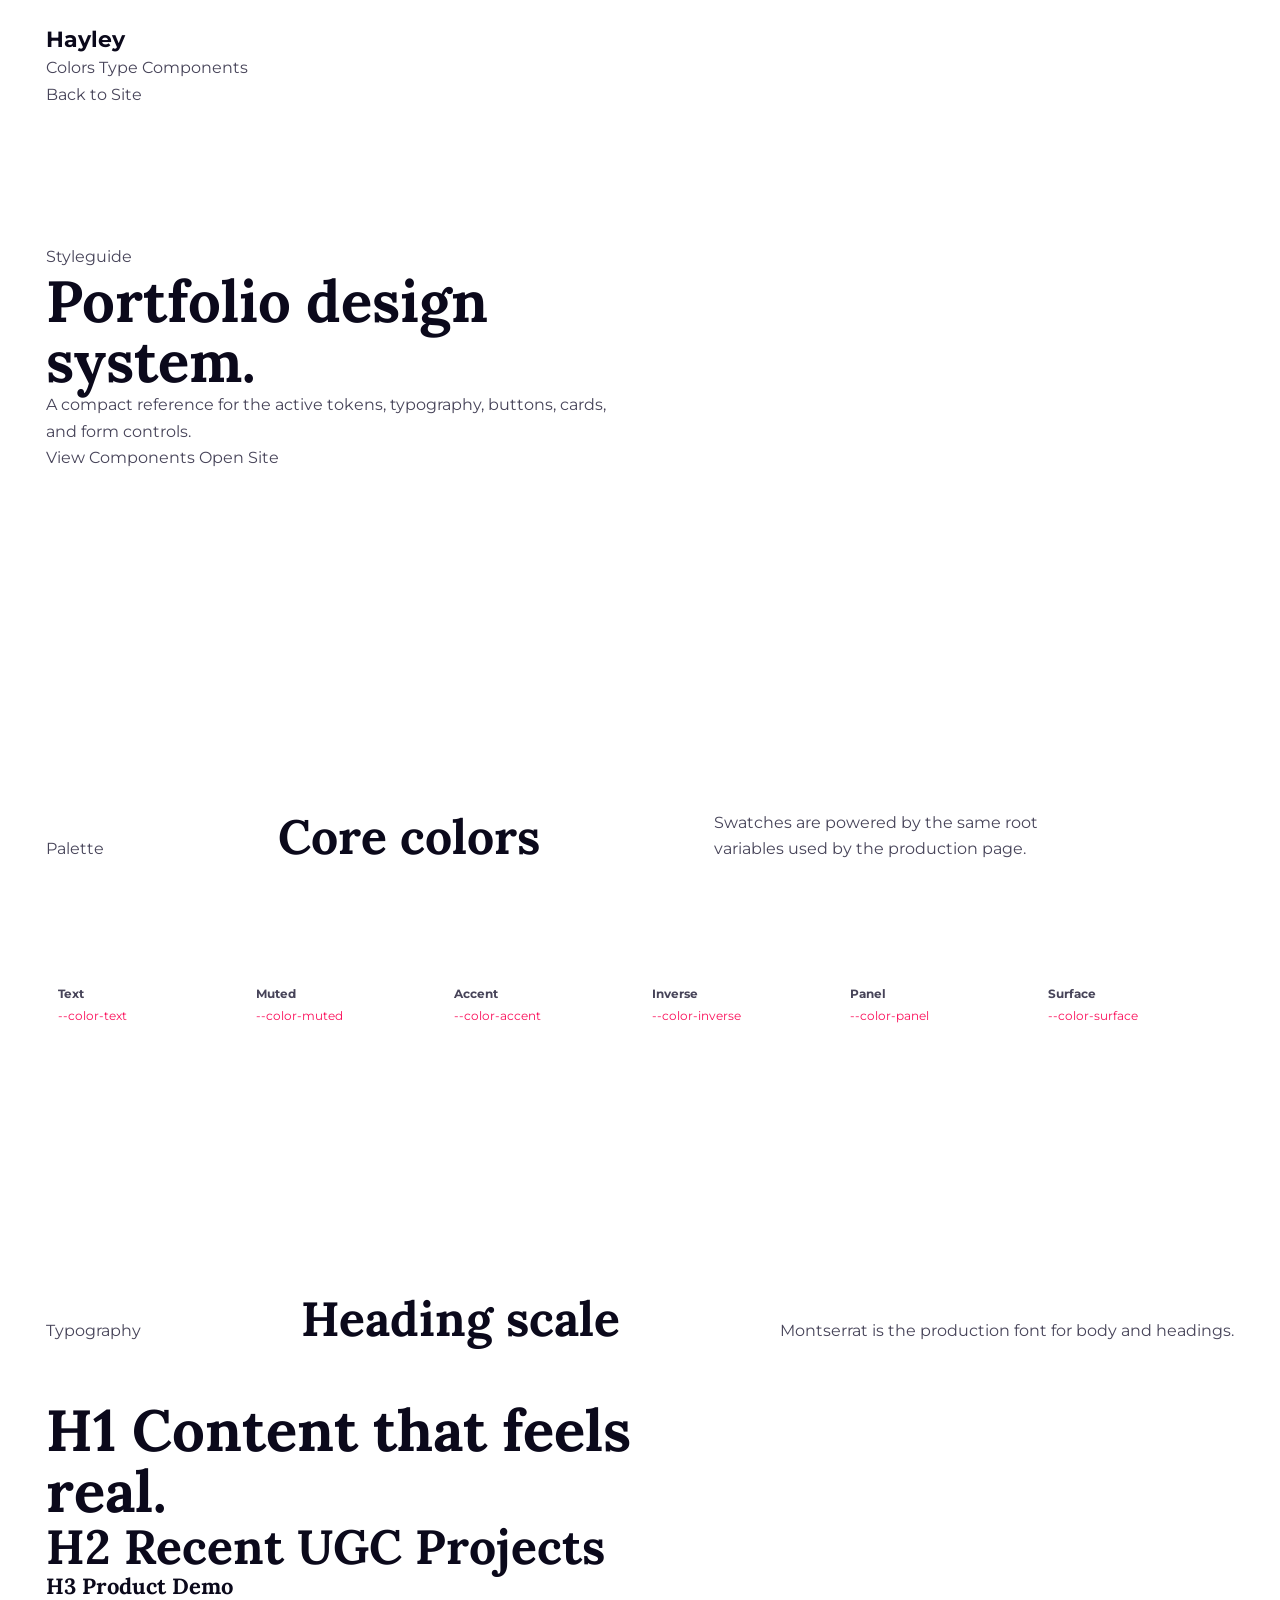
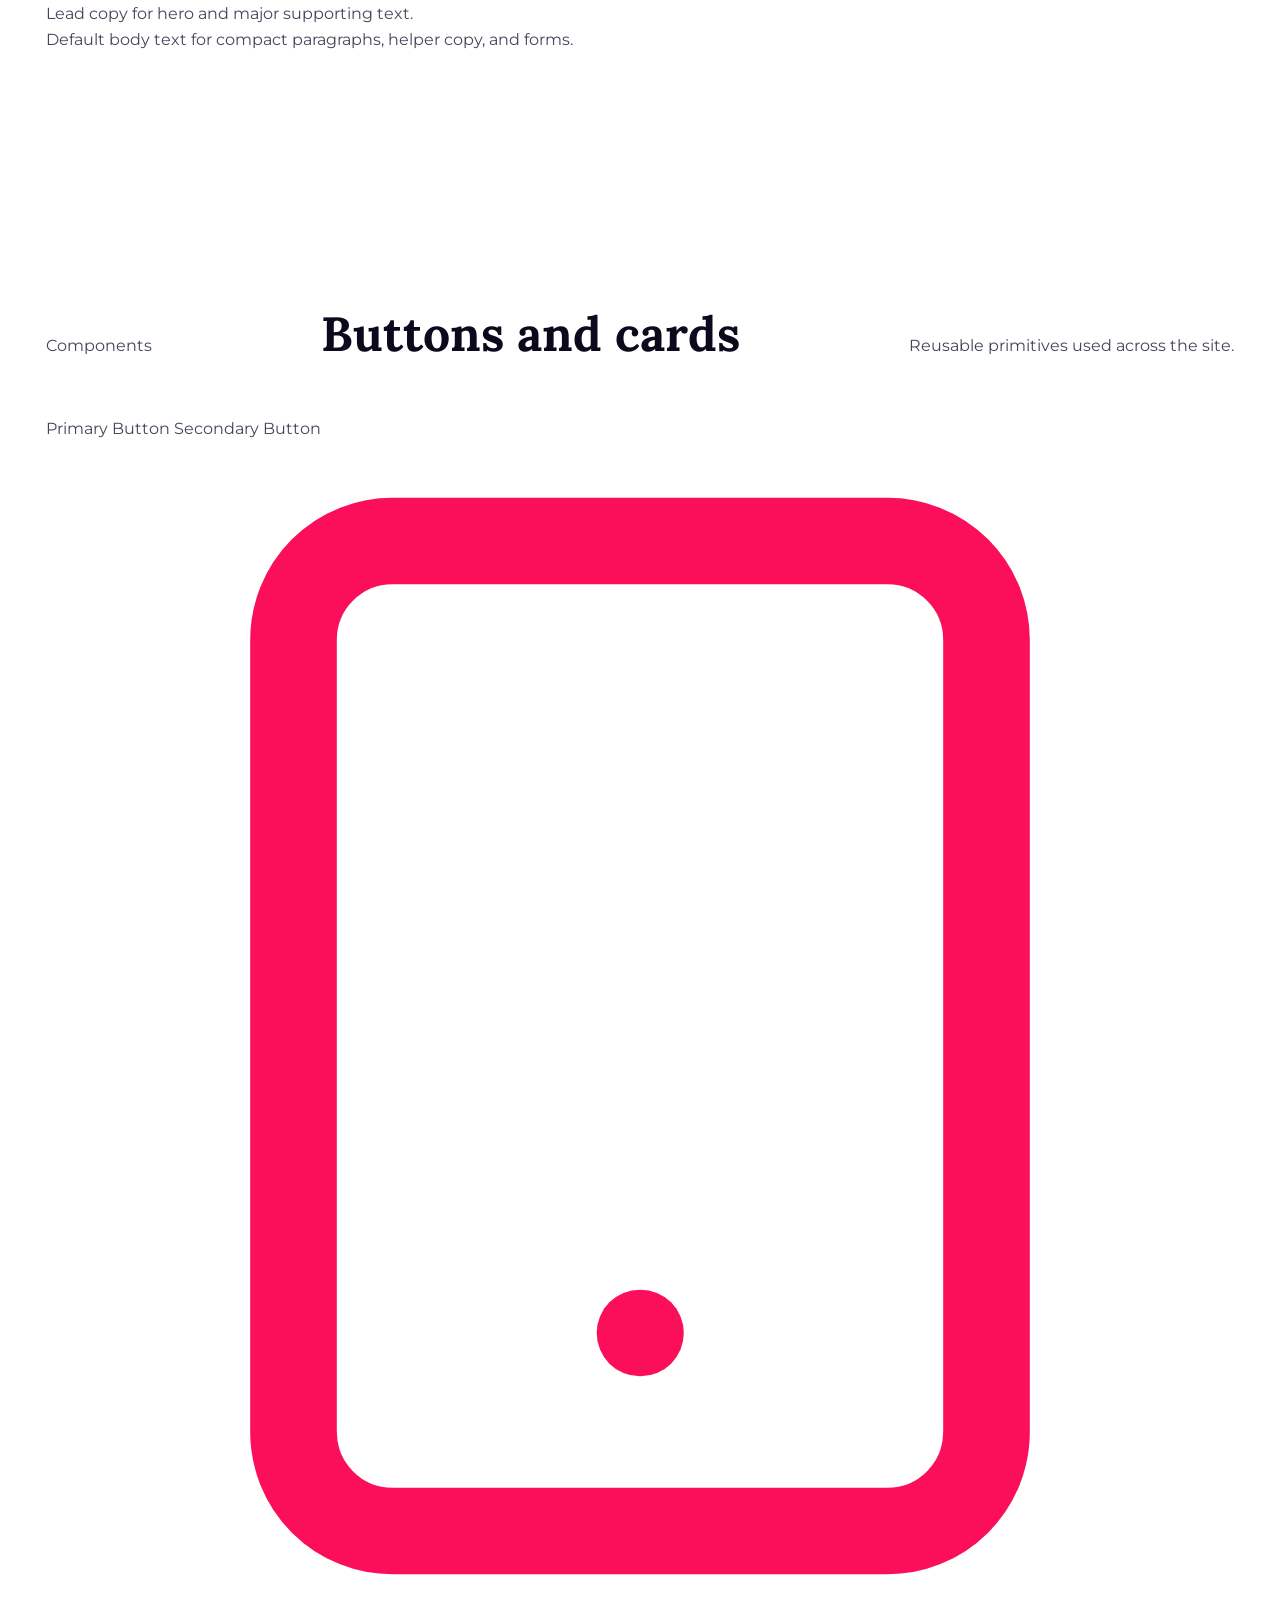
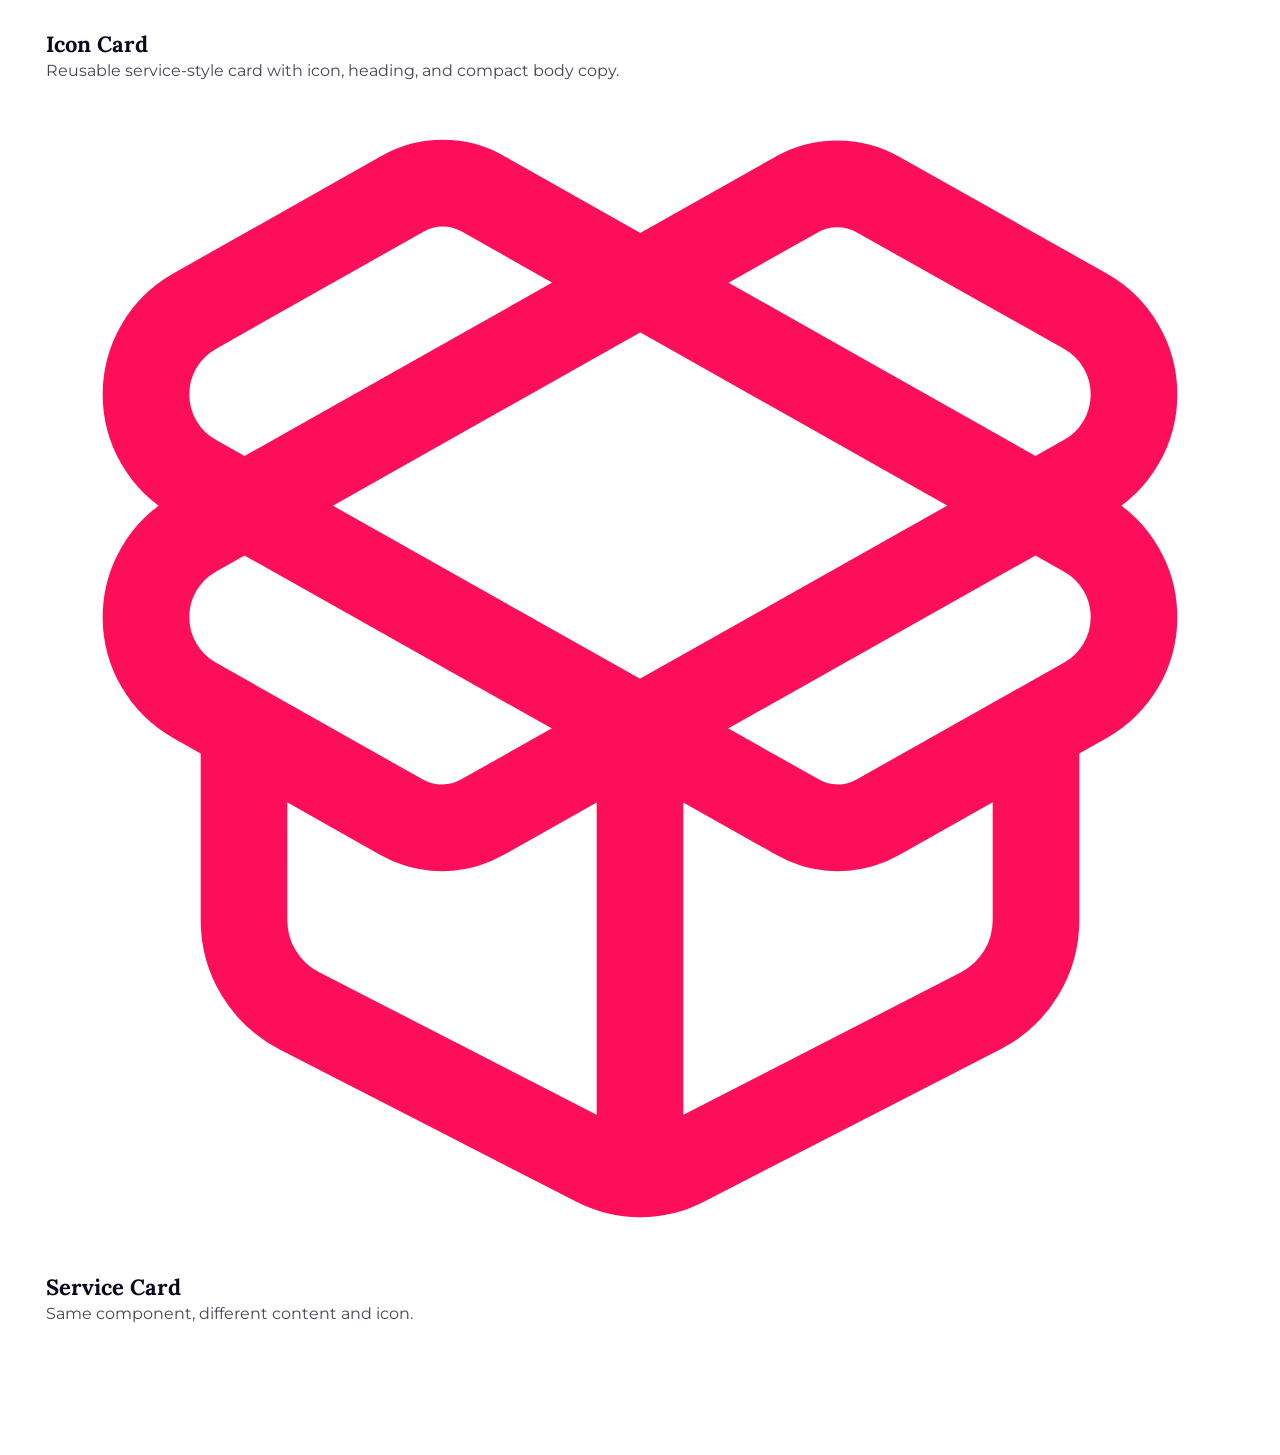
<file: docs/styleguide.html>
<!doctype html>
<html lang="en">
<head>
  <meta charset="UTF-8">
  <meta name="viewport" content="width=device-width, initial-scale=1.0">
  <meta name="robots" content="noindex, nofollow">
  <title>Hayley Portfolio | Styleguide</title>
  <link rel="icon" href="assets/images/favicon.svg" type="image/svg+xml">
  <link rel="stylesheet" href="assets/css/styles.css?v=20260430a">
  <style>
    .styleguide-swatch {
      min-height: 96px;
      border: 1px solid var(--color-border);
      border-radius: var(--radius-md);
      overflow: hidden;
      background: var(--color-surface);
    }

    .styleguide-swatch__color {
      min-height: 54px;
    }

    .styleguide-swatch__body {
      display: grid;
      gap: 2px;
      padding: 12px;
      font-size: 12px;
    }

    .styleguide-grid {
      display: grid;
      grid-template-columns: repeat(auto-fit, minmax(180px, 1fr));
      gap: var(--space-16);
    }
  </style>
</head>
<body>
  <header class="site-header">
    <nav class="nav container container--wide" aria-label="Styleguide navigation">
      <a class="brand" href="/">Hayley</a>
      <div class="nav-links">
        <a href="#colors">Colors</a>
        <a href="#type">Type</a>
        <a href="#components">Components</a>
      </div>
      <div class="nav-actions">
        <a class="btn btn-primary" href="/">Back to Site</a>
      </div>
    </nav>
  </header>

  <main>
    <section class="hero-section">
      <div class="container hero-grid">
        <div class="hero-section__copy">
          <p class="eyebrow hero-section__eyebrow">Styleguide</p>
          <h1>Portfolio design system.</h1>
          <p class="lead hero-section__lead">A compact reference for the active tokens, typography, buttons, cards, and form controls.</p>
          <div class="hero-section__actions">
            <a class="btn btn-primary" href="#components">View Components</a>
            <a class="btn btn-secondary" href="/">Open Site</a>
          </div>
        </div>
      </div>
    </section>

    <section class="section" id="colors">
      <div class="container">
        <div class="section-heading">
          <p class="eyebrow">Palette</p>
          <h2>Core colors</h2>
          <p class="section-heading__copy">Swatches are powered by the same root variables used by the production page.</p>
        </div>
        <div class="styleguide-grid" style="margin-top: var(--space-36);">
          <article class="styleguide-swatch">
            <div class="styleguide-swatch__color" style="background: var(--color-text);"></div>
            <div class="styleguide-swatch__body"><strong>Text</strong><span>--color-text</span></div>
          </article>
          <article class="styleguide-swatch">
            <div class="styleguide-swatch__color" style="background: var(--color-muted);"></div>
            <div class="styleguide-swatch__body"><strong>Muted</strong><span>--color-muted</span></div>
          </article>
          <article class="styleguide-swatch">
            <div class="styleguide-swatch__color" style="background: var(--color-accent);"></div>
            <div class="styleguide-swatch__body"><strong>Accent</strong><span>--color-accent</span></div>
          </article>
          <article class="styleguide-swatch">
            <div class="styleguide-swatch__color" style="background: var(--color-inverse);"></div>
            <div class="styleguide-swatch__body"><strong>Inverse</strong><span>--color-inverse</span></div>
          </article>
          <article class="styleguide-swatch">
            <div class="styleguide-swatch__color" style="background: var(--color-panel);"></div>
            <div class="styleguide-swatch__body"><strong>Panel</strong><span>--color-panel</span></div>
          </article>
          <article class="styleguide-swatch">
            <div class="styleguide-swatch__color" style="background: var(--color-surface);"></div>
            <div class="styleguide-swatch__body"><strong>Surface</strong><span>--color-surface</span></div>
          </article>
        </div>
      </div>
    </section>

    <section class="section process-section" id="type">
      <div class="container">
        <div class="section-heading">
          <p class="eyebrow">Typography</p>
          <h2>Heading scale</h2>
          <p class="section-heading__copy">Montserrat is the production font for body and headings.</p>
        </div>
        <div style="display: grid; gap: var(--space-24); margin-top: var(--space-36);">
          <h1>H1 Content that feels real.</h1>
          <h2>H2 Recent UGC Projects</h2>
          <h3>H3 Product Demo</h3>
          <p class="lead">Lead copy for hero and major supporting text.</p>
          <p>Default body text for compact paragraphs, helper copy, and forms.</p>
        </div>
      </div>
    </section>

    <section class="section services-section" id="components">
      <div class="container services-layout">
        <div class="section-heading">
          <p class="eyebrow">Components</p>
          <h2>Buttons and cards</h2>
          <p class="section-heading__copy">Reusable primitives used across the site.</p>
        </div>
        <div class="hero-section__actions">
          <a class="btn btn-primary" href="#">Primary Button</a>
          <a class="btn btn-secondary" href="#">Secondary Button</a>
        </div>
        <div class="icon-card-grid">
          <article class="icon-card">
            <span class="icon-card__icon" aria-hidden="true">
              <svg class="portfolio-icon" viewBox="0 0 24 24"><use href="assets/icons/portfolio-icons.svg#icon-smartphone"></use></svg>
            </span>
            <h3>Icon Card</h3>
            <p>Reusable service-style card with icon, heading, and compact body copy.</p>
          </article>
          <article class="icon-card">
            <span class="icon-card__icon" aria-hidden="true">
              <svg class="portfolio-icon" viewBox="0 0 24 24"><use href="assets/icons/portfolio-icons.svg#icon-package-open"></use></svg>
            </span>
            <h3>Service Card</h3>
            <p>Same component, different content and icon.</p>
          </article>
        </div>
      </div>
    </section>
  </main>
</body>
</html>
</file>
<file: docs/assets/css/styles.css>
@import "./base.css";
@import "./layout.css";
@import "./components.css";
@import "./sections.css";
@import "./motion.css";
</file>
